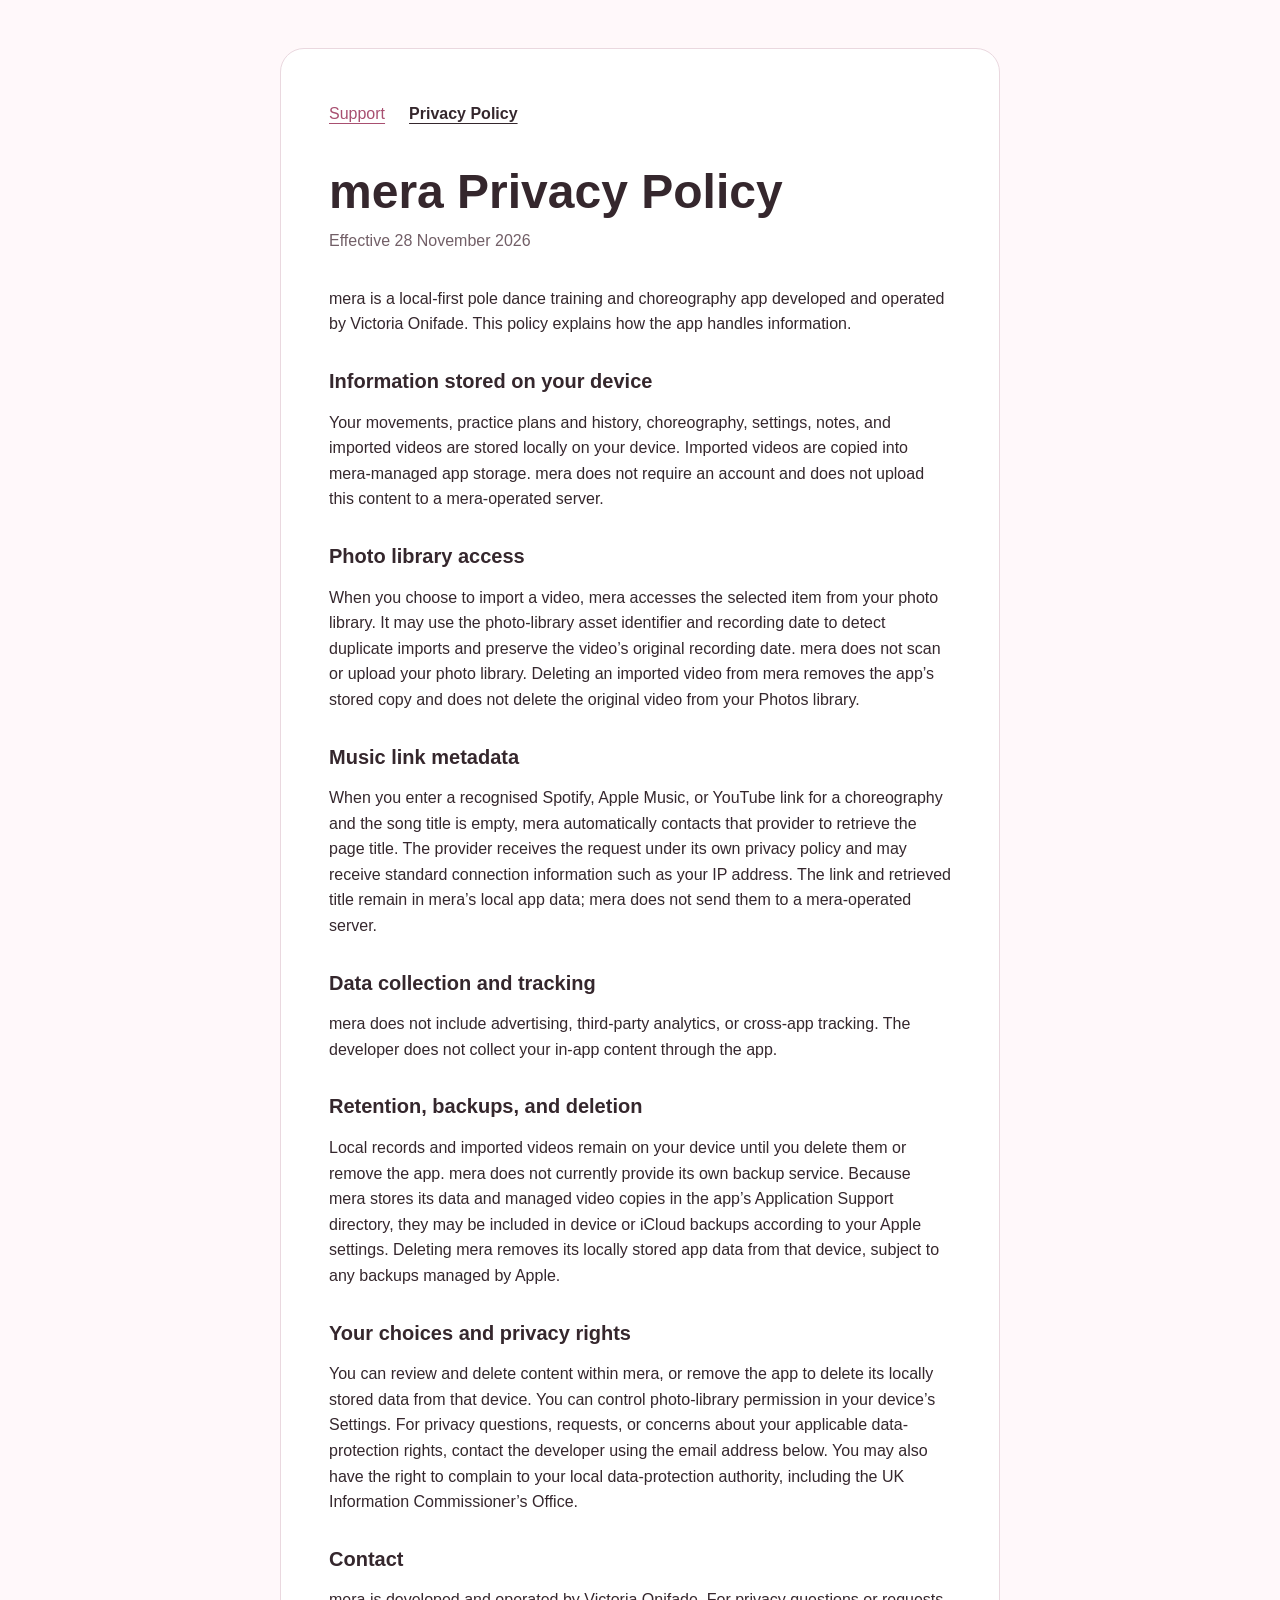
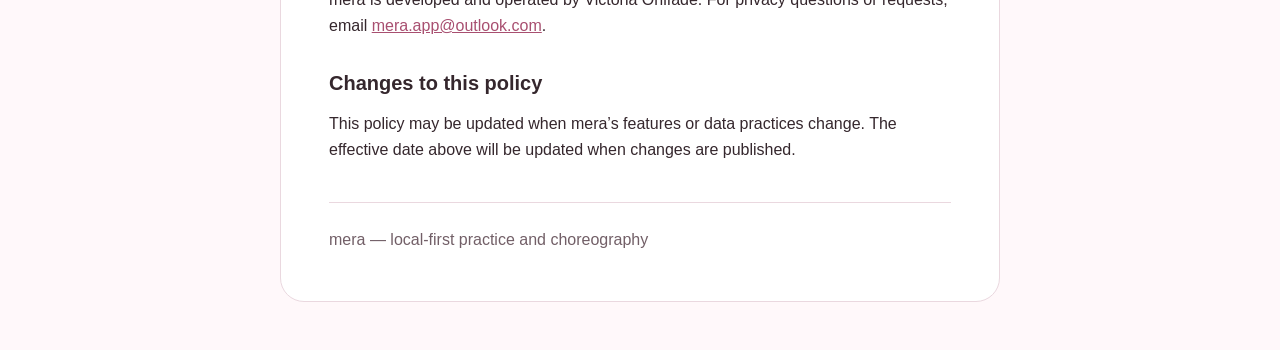
<file: index.html>
<!doctype html>
<html lang="en">
<head>
    <meta charset="utf-8">
    <meta name="viewport" content="width=device-width, initial-scale=1">
    <meta name="description" content="Privacy policy for mera, a local-first pole dance training and choreography app.">
    <title>Privacy Policy — mera</title>
    <link rel="stylesheet" href="styles.css">
</head>
<body>
    <main>
        <nav aria-label="mera pages">
            <a href="support.html">Support</a>
            <a href="./" aria-current="page">Privacy Policy</a>
        </nav>

        <h1>mera Privacy Policy</h1>
        <p class="updated">Effective 28 November 2026</p>

        <p>mera is a local-first pole dance training and choreography app developed and operated by Victoria Onifade. This policy explains how the app handles information.</p>

        <h2>Information stored on your device</h2>
        <p>Your movements, practice plans and history, choreography, settings, notes, and imported videos are stored locally on your device. Imported videos are copied into mera-managed app storage. mera does not require an account and does not upload this content to a mera-operated server.</p>

        <h2>Photo library access</h2>
        <p>When you choose to import a video, mera accesses the selected item from your photo library. It may use the photo-library asset identifier and recording date to detect duplicate imports and preserve the video’s original recording date. mera does not scan or upload your photo library. Deleting an imported video from mera removes the app’s stored copy and does not delete the original video from your Photos library.</p>

        <h2>Music link metadata</h2>
        <p>When you enter a recognised Spotify, Apple Music, or YouTube link for a choreography and the song title is empty, mera automatically contacts that provider to retrieve the page title. The provider receives the request under its own privacy policy and may receive standard connection information such as your IP address. The link and retrieved title remain in mera’s local app data; mera does not send them to a mera-operated server.</p>

        <h2>Data collection and tracking</h2>
        <p>mera does not include advertising, third-party analytics, or cross-app tracking. The developer does not collect your in-app content through the app.</p>

        <h2>Retention, backups, and deletion</h2>
        <p>Local records and imported videos remain on your device until you delete them or remove the app. mera does not currently provide its own backup service. Because mera stores its data and managed video copies in the app’s Application Support directory, they may be included in device or iCloud backups according to your Apple settings. Deleting mera removes its locally stored app data from that device, subject to any backups managed by Apple.</p>

        <h2>Your choices and privacy rights</h2>
        <p>You can review and delete content within mera, or remove the app to delete its locally stored data from that device. You can control photo-library permission in your device’s Settings. For privacy questions, requests, or concerns about your applicable data-protection rights, contact the developer using the email address below. You may also have the right to complain to your local data-protection authority, including the UK Information Commissioner’s Office.</p>

        <h2>Contact</h2>
        <p>mera is developed and operated by Victoria Onifade. For privacy questions or requests, email <a href="mailto:mera.app@outlook.com">mera.app@outlook.com</a>.</p>

        <h2>Changes to this policy</h2>
        <p>This policy may be updated when mera’s features or data practices change. The effective date above will be updated when changes are published.</p>

        <footer>mera — local-first practice and choreography</footer>
    </main>
</body>
</html>
</file>
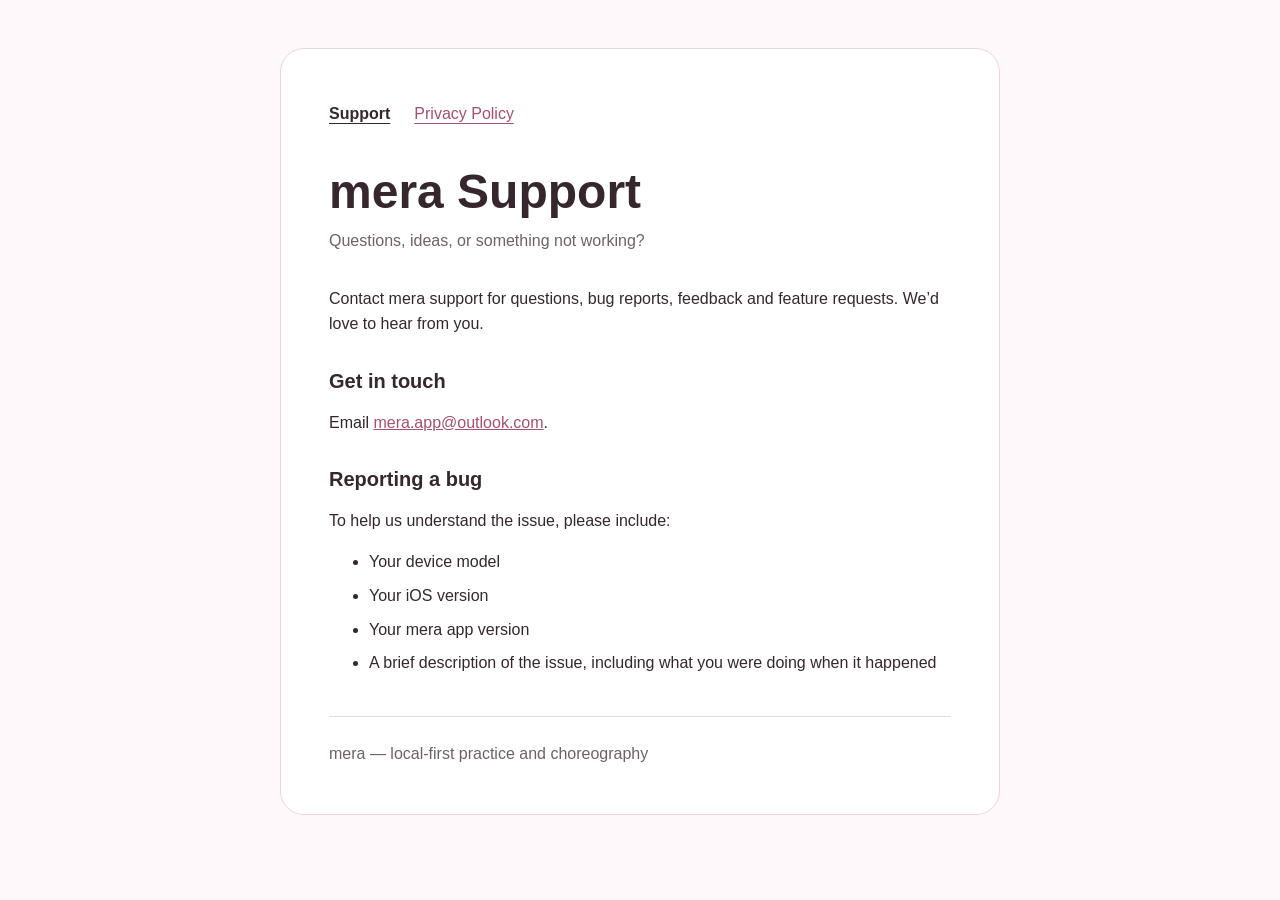
<file: support.html>
<!doctype html>
<html lang="en">
<head>
    <meta charset="utf-8">
    <meta name="viewport" content="width=device-width, initial-scale=1">
    <meta name="description" content="Contact mera support for questions, bug reports, feedback and feature requests.">
    <title>Support — mera</title>
    <link rel="stylesheet" href="styles.css">
</head>
<body>
    <main>
        <nav aria-label="mera pages">
            <a href="support.html" aria-current="page">Support</a>
            <a href="./">Privacy Policy</a>
        </nav>

        <h1>mera Support</h1>
        <p class="updated">Questions, ideas, or something not working?</p>

        <p>Contact mera support for questions, bug reports, feedback and feature requests. We’d love to hear from you.</p>

        <h2>Get in touch</h2>
        <p>Email <a href="mailto:mera.app@outlook.com">mera.app@outlook.com</a>.</p>

        <h2>Reporting a bug</h2>
        <p>To help us understand the issue, please include:</p>
        <ul>
            <li>Your device model</li>
            <li>Your iOS version</li>
            <li>Your mera app version</li>
            <li>A brief description of the issue, including what you were doing when it happened</li>
        </ul>

        <footer>mera — local-first practice and choreography</footer>
    </main>
</body>
</html>
</file>
<file: styles.css>
:root {
    color-scheme: light dark;
    --background: #fff8fa;
    --surface: #ffffff;
    --text: #35272d;
    --muted: #725f67;
    --accent: #a84f70;
    --border: #ead8df;
}

@media (prefers-color-scheme: dark) {
    :root {
        --background: #21171c;
        --surface: #2c2026;
        --text: #f7eaf0;
        --muted: #d2b8c3;
        --accent: #f0a9c3;
        --border: #503944;
    }
}

* {
    box-sizing: border-box;
}

body {
    margin: 0;
    background: var(--background);
    color: var(--text);
    font-family: -apple-system, BlinkMacSystemFont, "Segoe UI", sans-serif;
    line-height: 1.6;
}

main {
    width: min(720px, calc(100% - 32px));
    margin: 48px auto;
    padding: clamp(24px, 6vw, 48px);
    background: var(--surface);
    border: 1px solid var(--border);
    border-radius: 24px;
}

h1, h2 {
    line-height: 1.2;
}

h1 {
    margin: 0 0 8px;
    font-size: clamp(2rem, 8vw, 3rem);
}

h2 {
    margin-top: 32px;
    font-size: 1.25rem;
}

.updated {
    margin: 0 0 32px;
    color: var(--muted);
}

a {
    color: var(--accent);
}

footer {
    margin-top: 40px;
    padding-top: 24px;
    border-top: 1px solid var(--border);
    color: var(--muted);
}

nav {
    display: flex;
    flex-wrap: wrap;
    gap: 8px 24px;
    margin-bottom: 32px;
    font-size: 1rem;
}

nav a {
    padding-block: 4px;
    text-underline-offset: 4px;
}

nav a[aria-current="page"] {
    color: var(--text);
    font-weight: 600;
}

a {
    overflow-wrap: anywhere;
}

a:focus-visible {
    outline: 2px solid var(--accent);
    outline-offset: 4px;
    border-radius: 2px;
}

li + li {
    margin-top: 8px;
}
</file>
